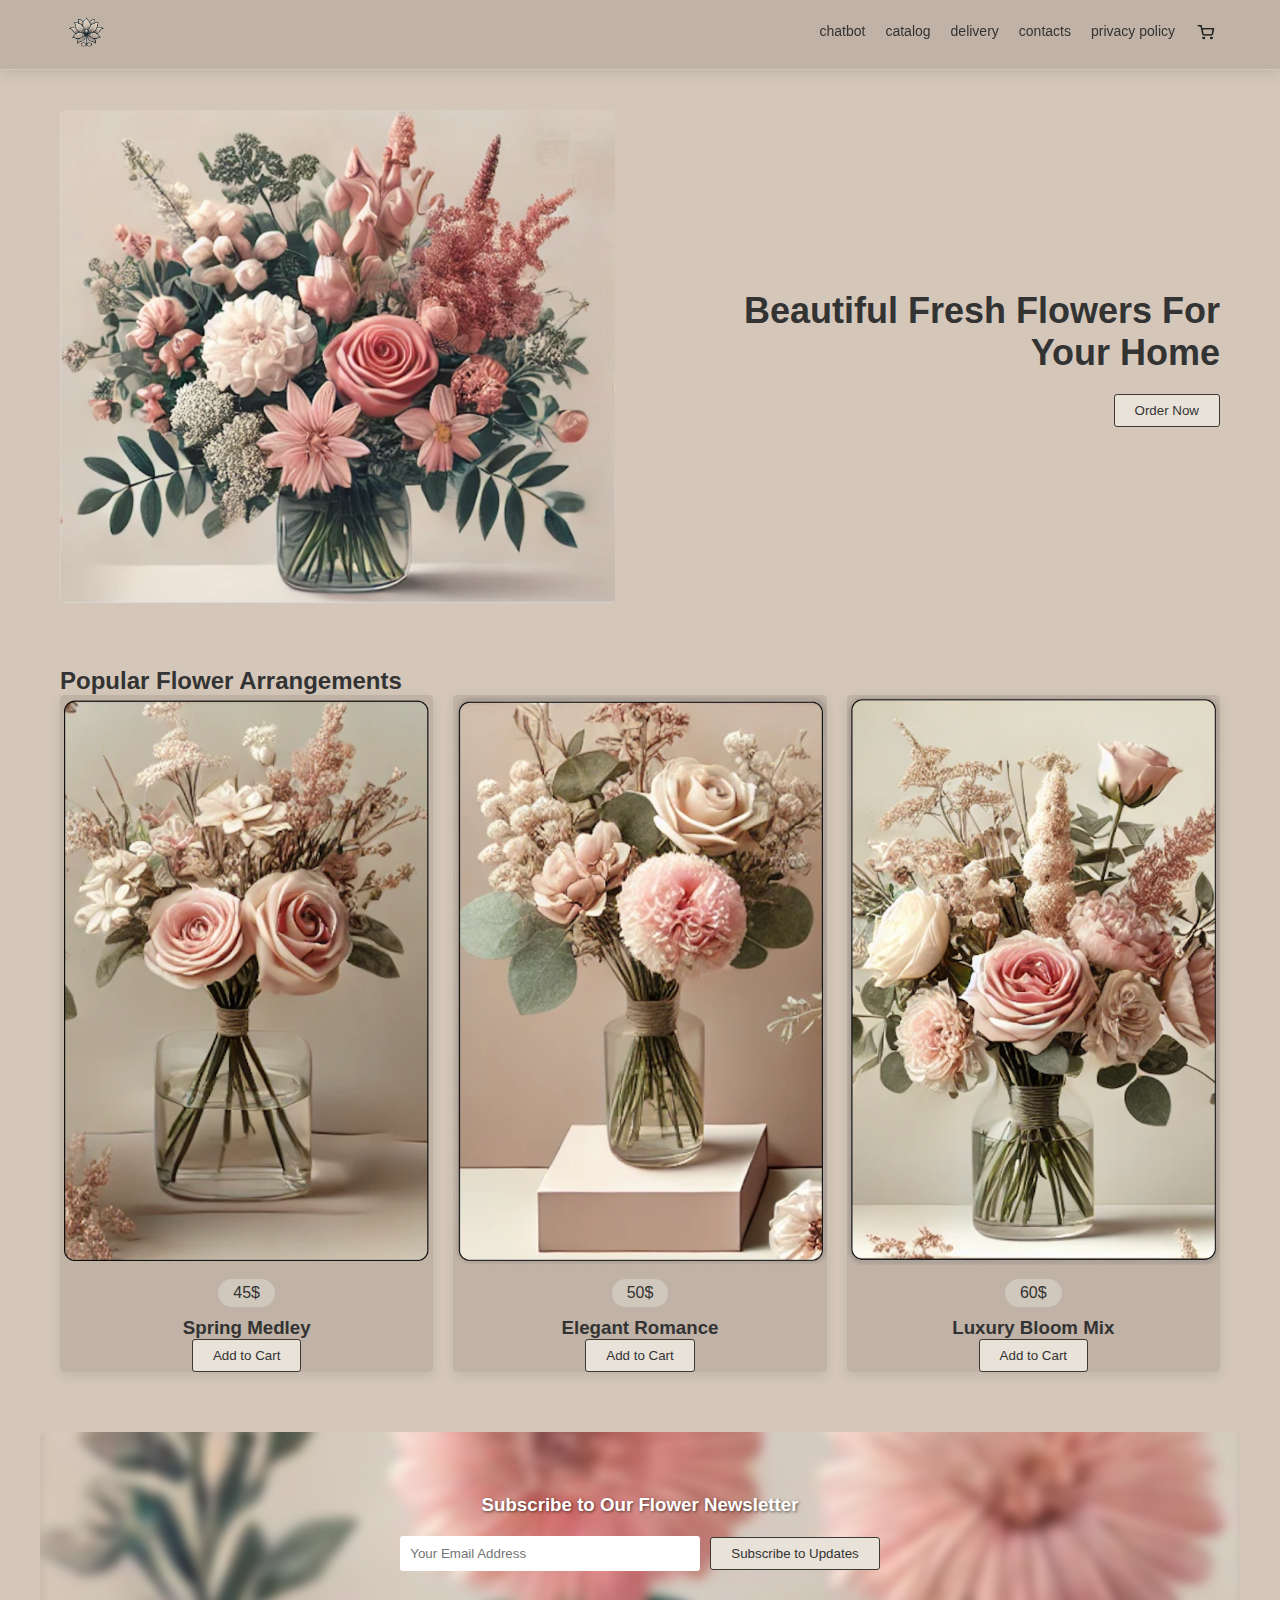
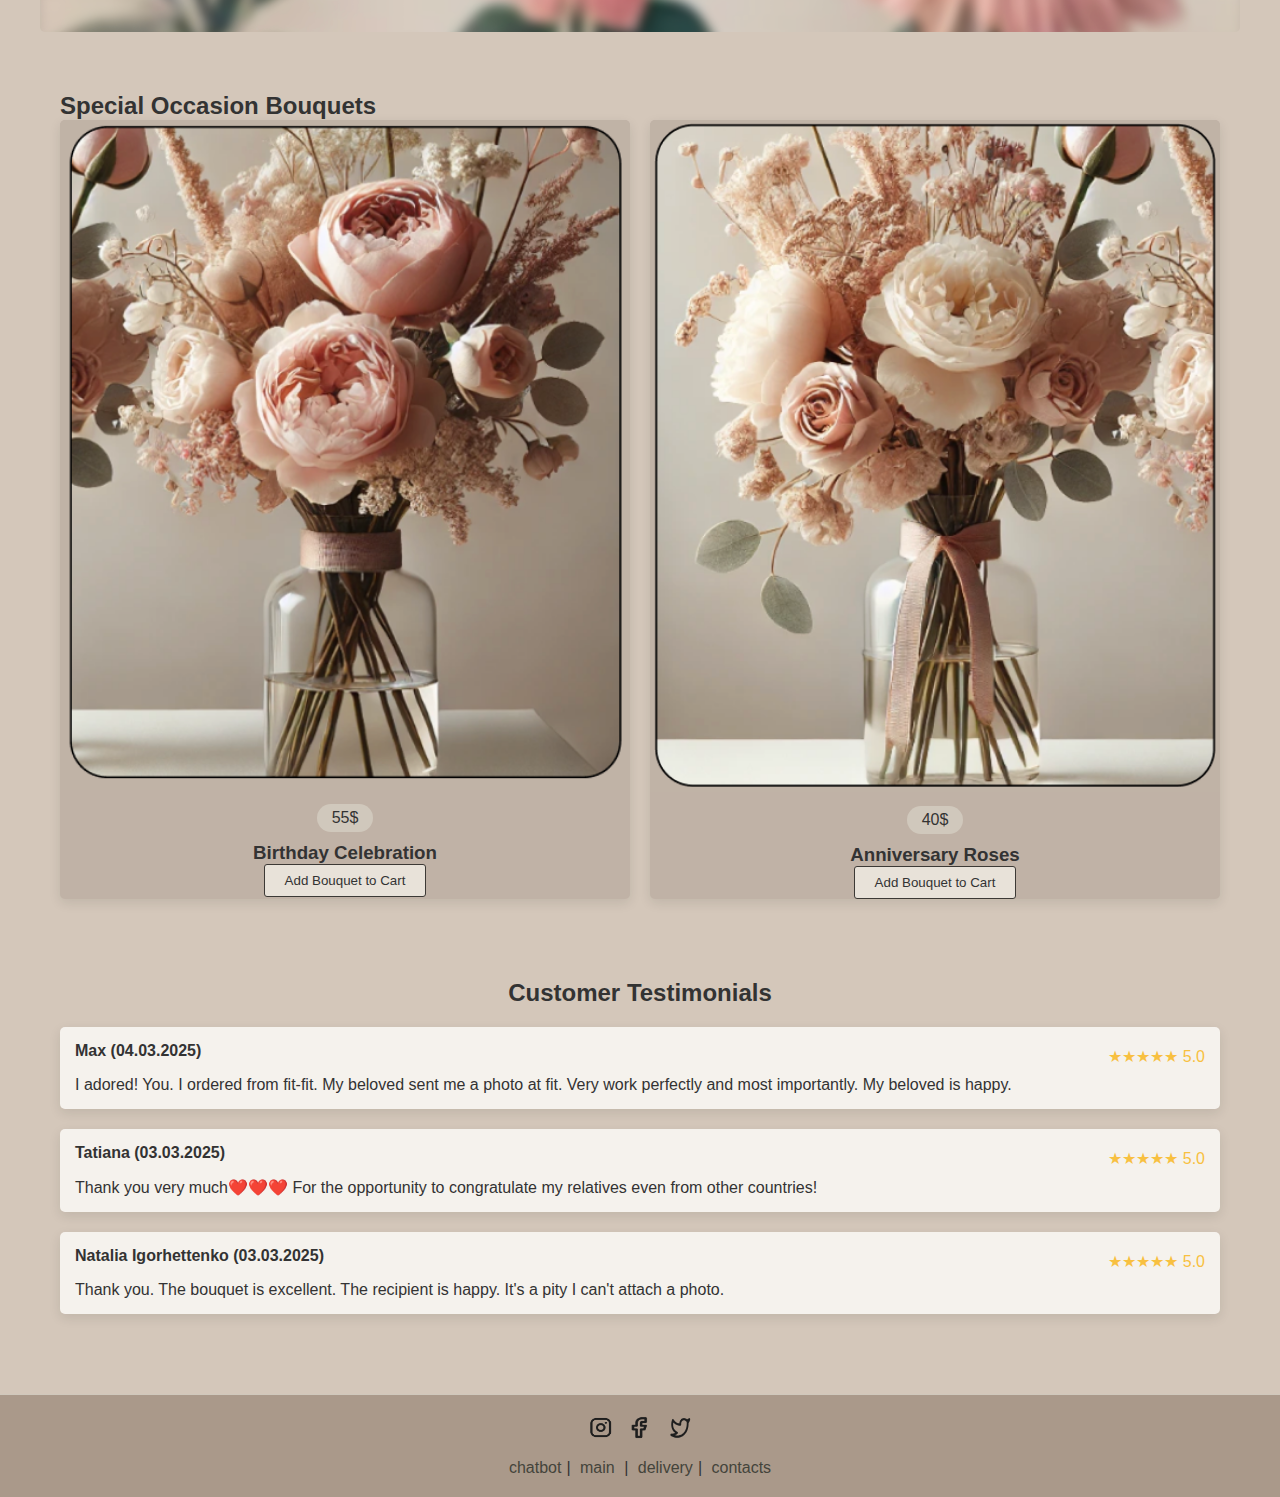
<file: index.html>
<!DOCTYPE html>
<html lang="en">
<head>
    <meta charset="UTF-8">
    <meta name="viewport" content="width=device-width, initial-scale=1.0">
    <meta name="description" content="Fresh flower bouquets and arrangements for delivery. Beautiful flower arrangements for any occasion with same-day delivery options.">
    <meta name="keywords" content="flower shop, flower delivery, bouquets, floral arrangements, fresh flowers, flowers for mother's day, flowers for birthday, flowers for anniversary, mothers day flowers delivery, birthday flowers delivery, anniversary flowers delivery, valentine's day flowers delivery, flowers for valentine's day, flowers for wedding, wedding flowers delivery, flower arrangements for home decor, flower arrangements for office decor, seasonal flowers delivery">
    <title>Flowers For Your Home | Fresh Bouquets & Flower Delivery</title>
    <link href="style.css" rel="stylesheet">

    
    
</head>
<body>
    <header class="header">
        <nav class="nav">
            <div class="logo">
                <img src="images/logo.png" alt="Flowers For Your Home - Online Flower Shop Logo" width="50" height="35">
            </div>
            
            
            <input type="checkbox" id="menu-toggle" class="menu-toggle">
            
            <div class="nav-links">
                <a href="chatbot.html" id="chatbot_">chatbot</a>
                <a href="#catalog_">catalog</a>
                <a href="delivery.html" id="delivery_">delivery</a>
                <a href="#contacts_">contacts</a>
                <a href="#">privacy policy</a>
                <a href="#"><img src="images/cart.png" alt="Shopping Cart" width="25" height="20"></a>
            </div>

            
            <div class="mobile-menu">
                <a href="chatbot.html">chatbot</a>
                <a href="#catalog_">catalog</a>
                <a href="delivery.html">delivery</a>
                <a href="#contacts_">contacts</a>
            </div>
            
            <label for="menu-toggle" class="hamburger">
                <div></div>
                <div></div>
                <div></div>
            </label>
        </nav>
    </header>

    
    

    <main>
        <section class="hero">
            <div class="hero-image">
                <img src="images/hero-bouquet.jpg" alt="Premium Fresh Flower Arrangement with Seasonal Blooms">
            </div>
            <div class="hero-text">
                <h1>Beautiful Fresh Flowers For Your Home</h1>
                <button class="btn">Order Now</button>
            </div>
        </section>

        <section class="products-section" id="catalog_">
            <h2>Popular Flower Arrangements</h2>
            <div class="products">
                <div class="product">
                    <img src="images/bouquet-1.jpg" alt="Spring Mixed Flower Bouquet with Roses and Lilies">
                    <div class="price">45$</div>
                    <h3>Spring Medley</h3>
                    <button class="btn">Add to Cart</button>
                </div>
                <div class="product">
                    <img src="images/bouquet-2.jpg" alt="Elegant Rose and Tulip Arrangement">
                    <div class="price">50$</div>
                    <h3>Elegant Romance</h3>
                    <button class="btn">Add to Cart</button>
                </div>
                <div class="product">
                    <img src="images/bouquet-3.jpg" alt="Luxury Mixed Flower Arrangement with Seasonal Blooms">
                    <div class="price">60$</div>
                    <h3>Luxury Bloom Mix</h3>
                    <button class="btn">Add to Cart</button>
                </div>
            </div>
        </section>

        <section class="newsletter">
            <h3>Subscribe to Our Flower Newsletter</h3>
            <form>
                
                <input type="email" id="email" placeholder="Your Email Address" aria-label="Email Address">
                <button type="submit" class="btn">Subscribe to Updates</button>
            </form>
        </section>

        <section class="products-section">
            <h2>Special Occasion Bouquets</h2>
            <div class="products">
                <div class="product">
                    <img src="images/bouquet-4.jpg" alt="Birthday Celebration Flower Arrangement with Bright Colors">
                    <div class="price">55$</div>
                    <h3>Birthday Celebration</h3>
                    <button class="btn">Add Bouquet to Cart</button>
                </div>
                <div class="product">
                    <img src="images/bouquet-5.jpg" alt="Anniversary Rose Bouquet with Premium Red Roses">
                    <div class="price">40$</div>
                    <h3>Anniversary Roses</h3>
                    <button class="btn">Add Bouquet to Cart</button>
                </div>
            </div>
        </section>

        <section class="testimonials" id="contacts_">
            <h2>Customer Testimonials</h2>
            <div class="testimonial-container">
                <article class="testimonial">
                    <div class="testimonial-header">
                        <strong>Max (04.03.2025)</strong>
                        <div class="stars">★★★★★ 5.0</div>
                    </div>
                    <p>I adored! You. I ordered from fit-fit. My beloved sent me a photo at fit. Very work perfectly and most importantly. My beloved is happy.</p>
                </article>
                <article class="testimonial">
                    <div class="testimonial-header">
                        <strong>Tatiana (03.03.2025)</strong>
                        <div class="stars">★★★★★ 5.0</div>
                    </div>
                    <p>Thank you very much❤️❤️❤️ For the opportunity to congratulate my relatives even from other countries!</p>
                </article>
                <article class="testimonial">
                    <div class="testimonial-header">
                        <strong>Natalia Igorhettenko (03.03.2025)</strong>
                        <div class="stars">★★★★★ 5.0</div>
                    </div>
                    <p>Thank you. The bouquet is excellent. The recipient is happy. It's a pity I can't attach a photo.</p>
                </article>
            </div>
        </section>
</main>

    <footer class="footer">
        <div class="social-icons">
            <a href="#"><img src="images/instagram.png" alt="Instagram" width="25" height="25"></a>
            <a href="#"><img src="images/facebook.png" alt="Facebook" width="25" height="25"></a>
            <a href="#"><img src="images/twitter.png" alt="Twitter" width="25" height="25"></a>
        </div>
        <div class="footer-links">
            <a href="chatbot.html" id="chatbot_">chatbot</a>| 
            <a href="#">main</a> | 
            <a href="delivery.html" id="delivery_">delivery</a>| 
            <a href="#contacts_">contacts</a>
        </div>
    </footer>
</body>
</html>
</file>
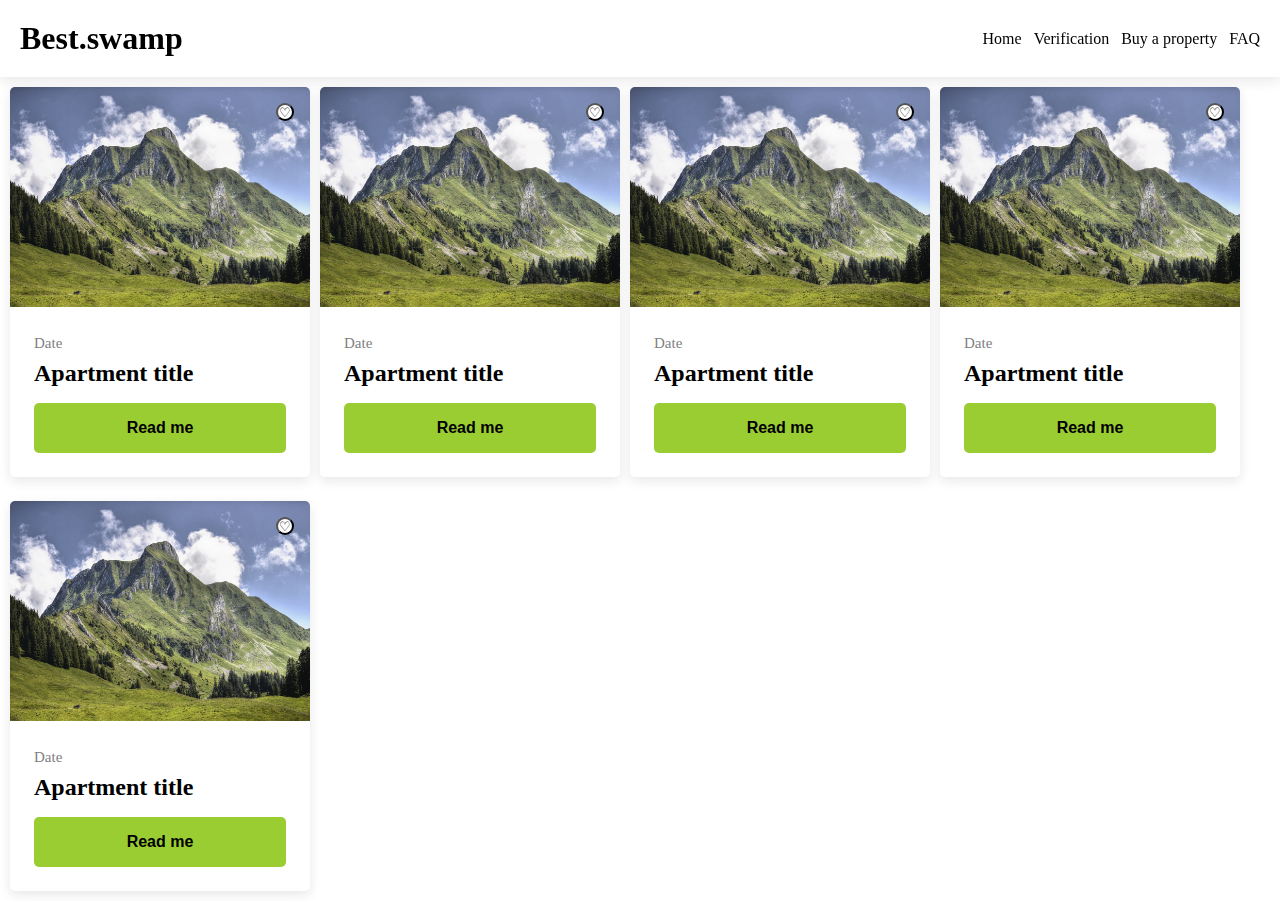
<file: a.html>
<!DOCTYPE html>
<html lang="en">
<head>
    <meta charset="UTF-8">
    <meta name="viewport" content="width=device-width, initial-scale=1.0">
    <title>Document</title>
    <style>
        *{
            box-sizing: border-box;
            margin: 0;
        }
       .card{
        border-radius: 5px;
        box-shadow: 0px 4px 12px rgba(17, 34, 17, 0.1);
        width:300px;
        overflow: hidden;
       }
       .card-image{
        width: 100%;
        height:220px;
        object-fit:cover;
       }
       .card-description{
        padding: 24px;
       }
       .card-description-date{
        color: grey;
        font-size: 15px;
        font-weight: 400;
        font-style: normal;
        line-height: normal;
        margin-bottom: 8px;
       }
       .card-description-title{
        color: black;
        font-size: 24px;
        margin:0;
        margin-bottom: 16px;
       }
       .card-description-button{
        background-color: yellowgreen;
        width: 100%;
        border:none;
        color:white;
        border-radius: 5px;
        font-size: 16px;
        padding: 16px;
        cursor: pointer;
        font-weight: 600;
       }
       .card-description-button-title{
        color: black;
        margin:0;
       }
       .card-image-container{
        position: relative;
       }
       .card-icon-button{
        top: 16px;
        right: 16px;
        background-color: white;
        border-radius: 50%;
        width: 18px;
        height: 18px;
        position: absolute;
        display: flex;
        align-items: center;
        justify-content: center;
       }
       .card-icon-button > p{
        margin: 0;
       }
       .card-container{
        margin: 10px;
        display: flex;
        flex-direction: column;
        row-gap: 24px;
        column-gap: 10px;
       }
       .navigation{
        display: none;
       }
       .navigation a{
        text-decoration: none;
        color: black;
       }
       header{
        padding: 20px;
        display: flex;
        position: sticky;
        box-shadow: 0px 4px 12px rgba(17, 34, 17, 0.1);
        z-index: 1;
        justify-content: space-between;
        width: 100%;
        background-color: white;
        align-items: center;
        top:0;
       }

       @media screen and (min-width: 744px) {
        .card{
            width: calc(50%-12px);
        }
        .card-container{
            flex-direction:unset;
            flex-wrap: wrap;
        }
        .navigation{
            display: flex;
            justify-content: space-between;
            column-gap: 12px;
        }
       }
       @media screen and (min-width: 1244px){
        .card{
            width: calc((100%/3)-12px);
        }
        .card-container{
            flex-direction:unset;
            flex-wrap: wrap;
        }
       }

    </style>
</head>
<body>
    <header class="header">
        <h1>Best.swamp</h1>
        <nav class="navigation">
            <a href="">Home</a>
            <a href="">Verification</a>
            <a href="">Buy a property</a>
            <a href="">FAQ</a>
        </nav>
    </header>
    <main class="card-container">
        <div class="card">
            <div class="card-image-container">
                <button class="card-icon-button">
                    <p class="icon">♡</p>
                </button>
                <img class="card-image" src="images/image.png">
            </div>
            <div class="card-description">
                <h2 class="card-description-date">Date</h2>
                <h1 class="card-description-title">Apartment title</h1>
                <button class="card-description-button">
                    <p class="card-description-button-title">Read me</p>
                </button>
            </div>
        </div>
        <div class="card">
            <div class="card-image-container">
                <button class="card-icon-button">
                    <p class="icon">♡</p>
                </button>
                <img class="card-image" src="images/image.png">
            </div>
            <div class="card-description">
                <h2 class="card-description-date">Date</h2>
                <h1 class="card-description-title">Apartment title</h1>
                <button class="card-description-button">
                    <p class="card-description-button-title">Read me</p>
                </button>
            </div>
        </div>
        <div class="card">
            <div class="card-image-container">
                <button class="card-icon-button">
                    <p class="icon">♡</p>
                </button>
                <img class="card-image" src="images/image.png">
            </div>
            <div class="card-description">
                <h2 class="card-description-date">Date</h2>
                <h1 class="card-description-title">Apartment title</h1>
                <button class="card-description-button">
                    <p class="card-description-button-title">Read me</p>
                </button>
            </div>
        </div>
        <div class="card">
            <div class="card-image-container">
                <button class="card-icon-button">
                    <p class="icon">♡</p>
                </button>
                <img class="card-image" src="images/image.png">
            </div>
            <div class="card-description">
                <h2 class="card-description-date">Date</h2>
                <h1 class="card-description-title">Apartment title</h1>
                <button class="card-description-button">
                    <p class="card-description-button-title">Read me</p>
                </button>
            </div>
        </div>
        <div class="card">
            <div class="card-image-container">
                <button class="card-icon-button">
                    <p class="icon">♡</p>
                </button>
                <img class="card-image" src="images/image.png">
            </div>
            <div class="card-description">
                <h2 class="card-description-date">Date</h2>
                <h1 class="card-description-title">Apartment title</h1>
                <button class="card-description-button">
                    <p class="card-description-button-title">Read me</p>
                </button>
            </div>
        </div>
    </main>
    </body>
    </html>
</file>
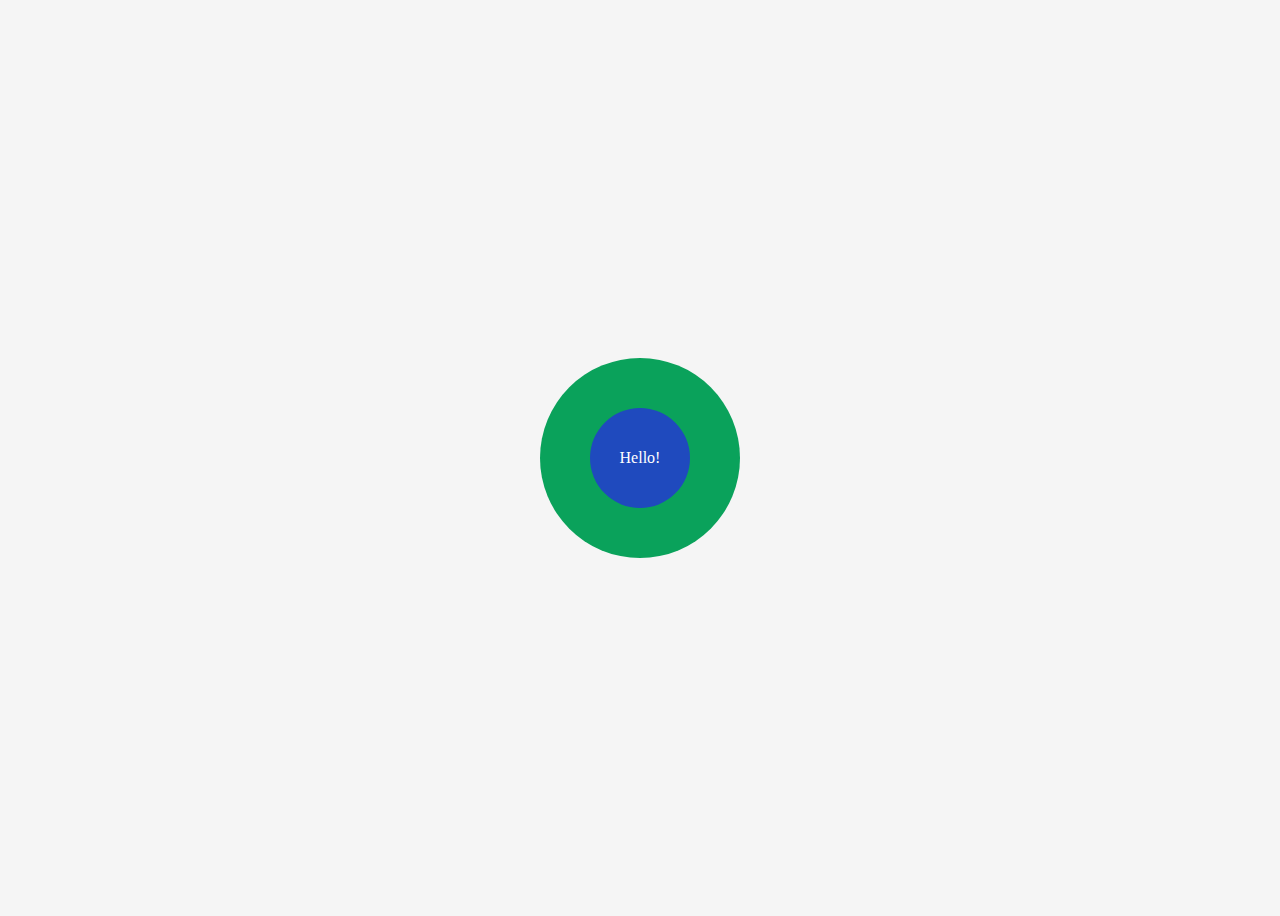
<file: c.html>
<!DOCTYPE html>
<html lang="en">
<head>
    <meta charset="UTF-8">
    <meta name="viewport" content="width=device-width, initial-scale=1.0">
    <style>
        body {
            display: flex;
            justify-content: center;
            align-items: center;
            height: 100vh;
            background-color: #f5f5f5;
        
        }
        .circle1 {
            width: 200px;
            height: 200px;
            background-color: #0aa25b;
            border-radius: 50%;
            display: flex;
            justify-content: center;
            align-items: center;
        }
        .circle2 {
            display: flex;
            width: 100px;
            height: 100px;
            background-color:#1f4abe;
            border-radius: 50%;
            justify-content: center;
            align-items: center;
            color: white;
            font-size: 16px;
            text-align: center;
        }
    </style>
</head>
<body>
    <div class="circle1">
        <div class="circle2">Hello!</div>
    </div>
</body>
</html>
</file>
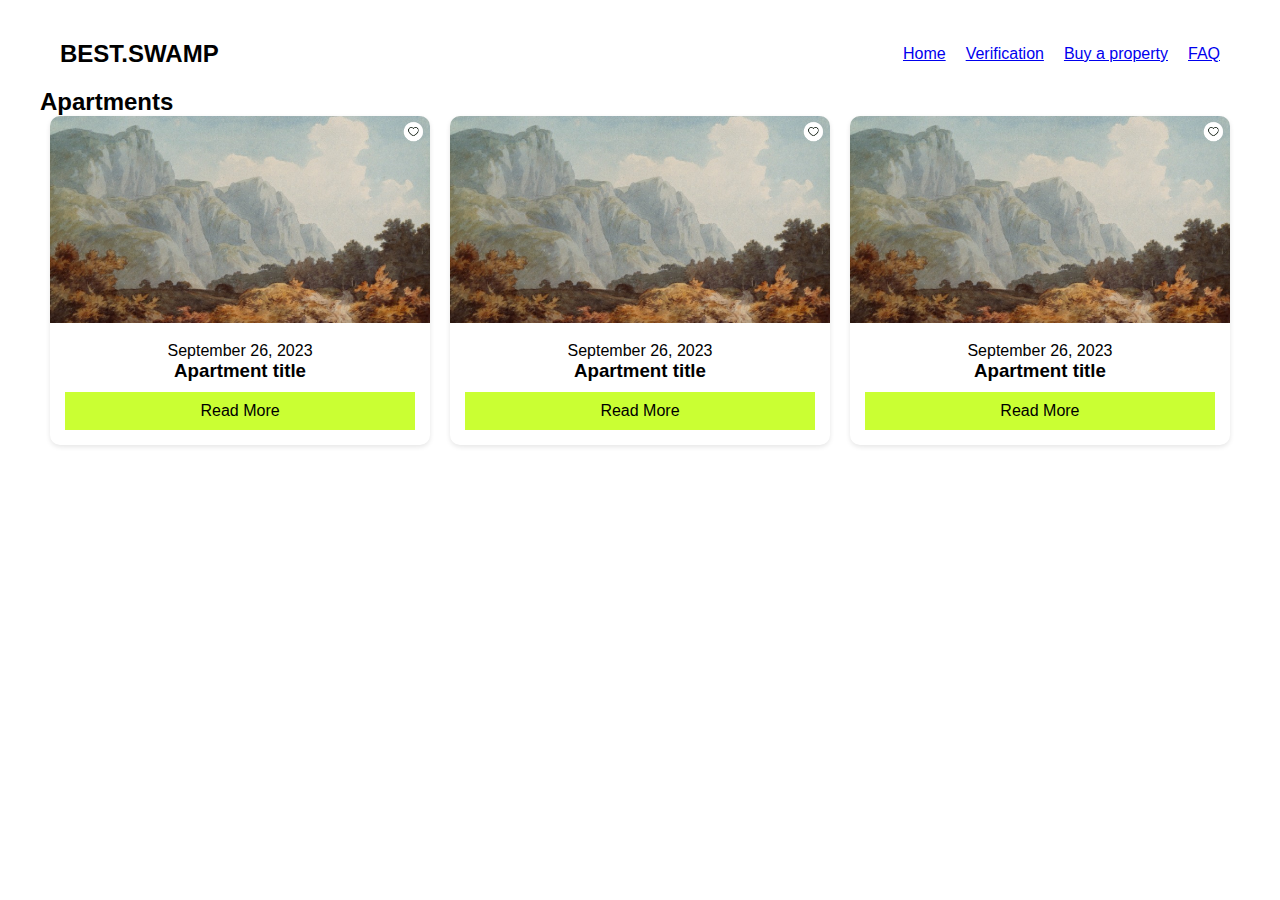
<file: classwork.html>
<!DOCTYPE html>
<html lang="en">
<head>
    <meta charset="UTF-8">
    <meta name="viewport" content="width=device-width, initial-scale=1.0">
    <title>BEST.SWAMP</title>
    <style>
        * {
            margin: 0;
            padding: 0;
            box-sizing: border-box;
            font-family: Arial, sans-serif;
        }
        body {
            padding: 20px;
        }
        .container {
            max-width: 1200px;
            margin: auto;
        }
        header {
            display: flex;
            justify-content: space-between;
            align-items: center;
            padding: 20px;
        }
        .nav {
            display: flex;
            gap: 20px;
        }
        .apartments {
            display: flex;
            flex-wrap: wrap;
            gap: 20px;
            justify-content: center;
        }
        .card {
            width: calc(33.33% - 20px);
            background: #fff;
            border-radius: 10px;
            box-shadow: 0 2px 5px rgba(0, 0, 0, 0.1);
            overflow: hidden;
            text-align: center;
        }
        .card img {
            width: 100%;
            height: auto;
        }
        .card-content {
            padding: 15px;
        }
        .btn {
            display: block;
            width: 100%;
            padding: 10px;
            background: #caff33;
            border: none;
            cursor: pointer;
            font-size: 16px;
            margin-top: 10px;
        }
        @media (max-width: 900px) {
            .card {
                width: calc(50% - 20px);
            }
        }
        @media (max-width: 600px) {
            .card {
                width: 100%;
            }
            header {
                flex-direction: column;
                align-items: center;
                text-align: center;
            }
        }
    </style>
</head>
<body>
    <div class="container">
        <header>
            <h2><strong>BEST.SWAMP</strong></h2>
            <nav class="nav">
                <a href="#">Home</a>
                <a href="#">Verification</a>
                <a href="#">Buy a property</a>
                <a href="#">FAQ</a>
            </nav>
        </header>
        <h2>Apartments</h2>
        <div class="apartments">
            <div class="card">
                <img src="image.jpg" alt="Apartment">
                <div class="card-content">
                    <p>September 26, 2023</p>
                    <h3>Apartment title</h3>
                    <button class="btn">Read More</button>
                </div>
            </div>
            <div class="card">
                <img src="image.jpg" alt="Apartment">
                <div class="card-content">
                    <p>September 26, 2023</p>
                    <h3>Apartment title</h3>
                    <button class="btn">Read More</button>
                </div>
            </div>
            <div class="card">
                <img src="image.jpg" alt="Apartment">
                <div class="card-content">
                    <p>September 26, 2023</p>
                    <h3>Apartment title</h3>
                    <button class="btn">Read More</button>
                </div>
            </div>
        </div>
    </div>
</body>
</html>
</file>
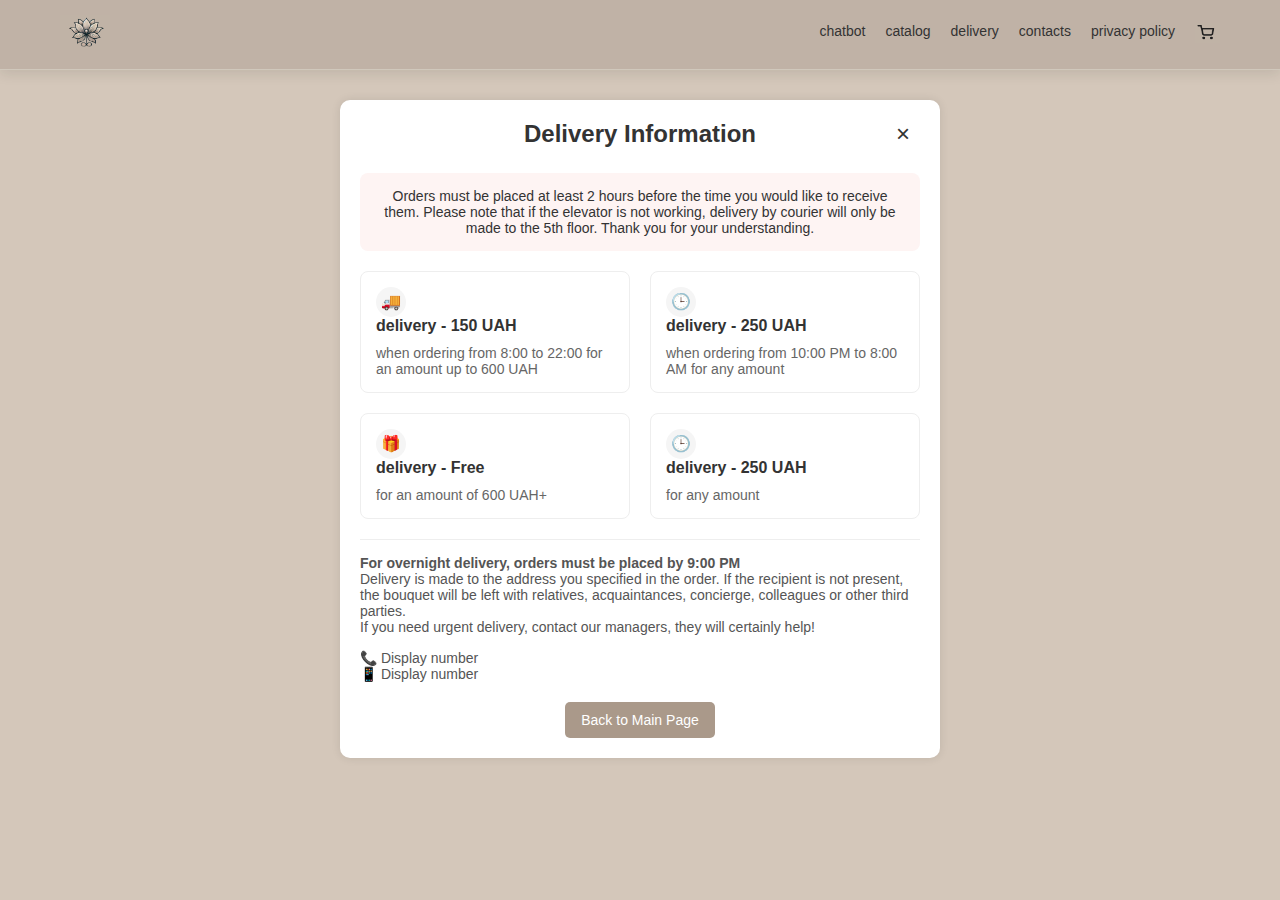
<file: delivery.html>
<!DOCTYPE html>
<html lang="en">
<head>
    <meta charset="UTF-8">
    <meta name="viewport" content="width=device-width, initial-scale=1.0">
    <title>Delivery Information - Flowers For Your Home</title>
    <link href="style.css" rel="stylesheet">
    <style>
       
        .delivery-container {
            max-width: 600px;
            margin: 30px auto;
            background-color: #fff;
            border-radius: 10px;
            padding: 20px;
            box-shadow: 0 0 10px rgba(0,0,0,0.1);
        }

        .delivery-header {
            text-align: center;
            margin-bottom: 25px;
            position: relative;
        }
        
        .close-button {
            position: absolute;
            right: 10px;
            top: 0;
            font-size: 24px;
            text-decoration: none;
            color: #333;
        }

        .delivery-notice {
            background-color: #fef4f3;
            padding: 15px;
            border-radius: 8px;
            text-align: center;
            font-size: 14px;
            margin-bottom: 20px;
        }

        .delivery-options {
            display: flex;
            flex-wrap: wrap;
            gap: 20px;
            margin-bottom: 20px;
        }

        .delivery-option {
            background-color: #fff;
            border: 1px solid #eee;
            border-radius: 8px;
            padding: 15px;
            width: calc(50% - 10px);
            box-sizing: border-box;
        }

        .delivery-icon {
            display: inline-block;
            width: 30px;
            height: 30px;
            border-radius: 50%;
            background-color: #f5f5f5;
            text-align: center;
            line-height: 30px;
            margin-right: 10px;
        }

        .delivery-type {
            font-weight: bold;
            margin-bottom: 10px;
        }

        .delivery-details {
            color: #666;
            font-size: 14px;
        }

        .delivery-footer {
            margin-top: 20px;
            padding-top: 15px;
            border-top: 1px solid #eee;
            font-size: 14px;
            color: #555;
        }

        .phone-numbers {
            margin-top: 15px;
        }

        .back-button {
            display: block;
            width: 150px;
            background-color: #AA998A;
            color: white;
            text-align: center;
            padding: 10px;
            margin: 20px auto 0;
            border-radius: 5px;
            text-decoration: none;
        }
        
        
        
        
        
        @media screen and (max-width: 743px) {
            .delivery-option {
                width: 100%;
            }
        }
    </style>
</head>
<body>
    <header class="header">
        <nav class="nav">
            <div class="logo">
                <img src="images/logo.png" alt="Flower Shop Logo" width="50" height="35">
            </div>
            <div class="nav-links">
                <a href="chatbot.html">chatbot</a>
                <a href="index.html#catalog_">catalog</a>
                <a href="delivery.html" class="active">delivery</a>
                <a href="index.html#contacts_">contacts</a>
                <a href="#">privacy policy</a>
                <a href="#"><img src="images/cart.png" alt="Cart" width="25" height="20"></a>
            </div>
            <div class="hamburger">
                <div></div>
                <div></div>
                <div></div>
            </div>
        </nav>
    </header>

    <div class="mobile-menu">
        <a href="chatbot.html" class="active">chatbot</a>
        <a href="index.html#catalog_">catalog</a>
        <a href="delivery.html">delivery</a>
        <a href="index.html#contacts_">contacts</a>
        <a href="#">privacy policy</a>
        <a href="#cart"><img src="images/cart.png" alt="Cart" width="25" height="20"></a>
    </div>
            
    <div class="delivery-container">
        <div class="delivery-header">
            <h2>Delivery Information</h2>
            <a href="index.html" class="close-button">×</a>
        </div>

        <div class="delivery-notice">
            Orders must be placed at least 2 hours before the time you would like to receive them. Please note that if 
            the elevator is not working, delivery by courier will only be made to the 5th floor. Thank you for your understanding.
        </div>

        <div class="delivery-options">
            <div class="delivery-option">
                <div class="delivery-icon">🚚</div>
                <div class="delivery-type">delivery - 150 UAH</div>
                <div class="delivery-details">
                    when ordering from 8:00 to 22:00 for an amount up to 600 UAH
                </div>
            </div>

            <div class="delivery-option">
                <div class="delivery-icon">🕒</div>
                <div class="delivery-type">delivery - 250 UAH</div>
                <div class="delivery-details">
                    when ordering from 10:00 PM to 8:00 AM for any amount
                </div>
            </div>

            <div class="delivery-option">
                <div class="delivery-icon">🎁</div>
                <div class="delivery-type">delivery - Free</div>
                <div class="delivery-details">
                    for an amount of 600 UAH+
                </div>
            </div>

            <div class="delivery-option">
                <div class="delivery-icon">🕒</div>
                <div class="delivery-type">delivery - 250 UAH</div>
                <div class="delivery-details">
                    for any amount
                </div>
            </div>
        </div>

        <div class="delivery-footer">
            <p><strong>For overnight delivery, orders must be placed by 9:00 PM</strong></p>
            <p>Delivery is made to the address you specified in the order. If the recipient is not present, the bouquet will be left with relatives, acquaintances, concierge, colleagues or other third parties.</p>
            <p>If you need urgent delivery, contact our managers, they will certainly help!</p>
            
            
            
            <div class="phone-numbers">
                <p>📞 Display number</p>
                <p>📱 Display number</p>
            </div>
            
            <a href="index.html" class="back-button">Back to Main Page</a>
        </div>
    </div>

    
</body>
</html>
</file>
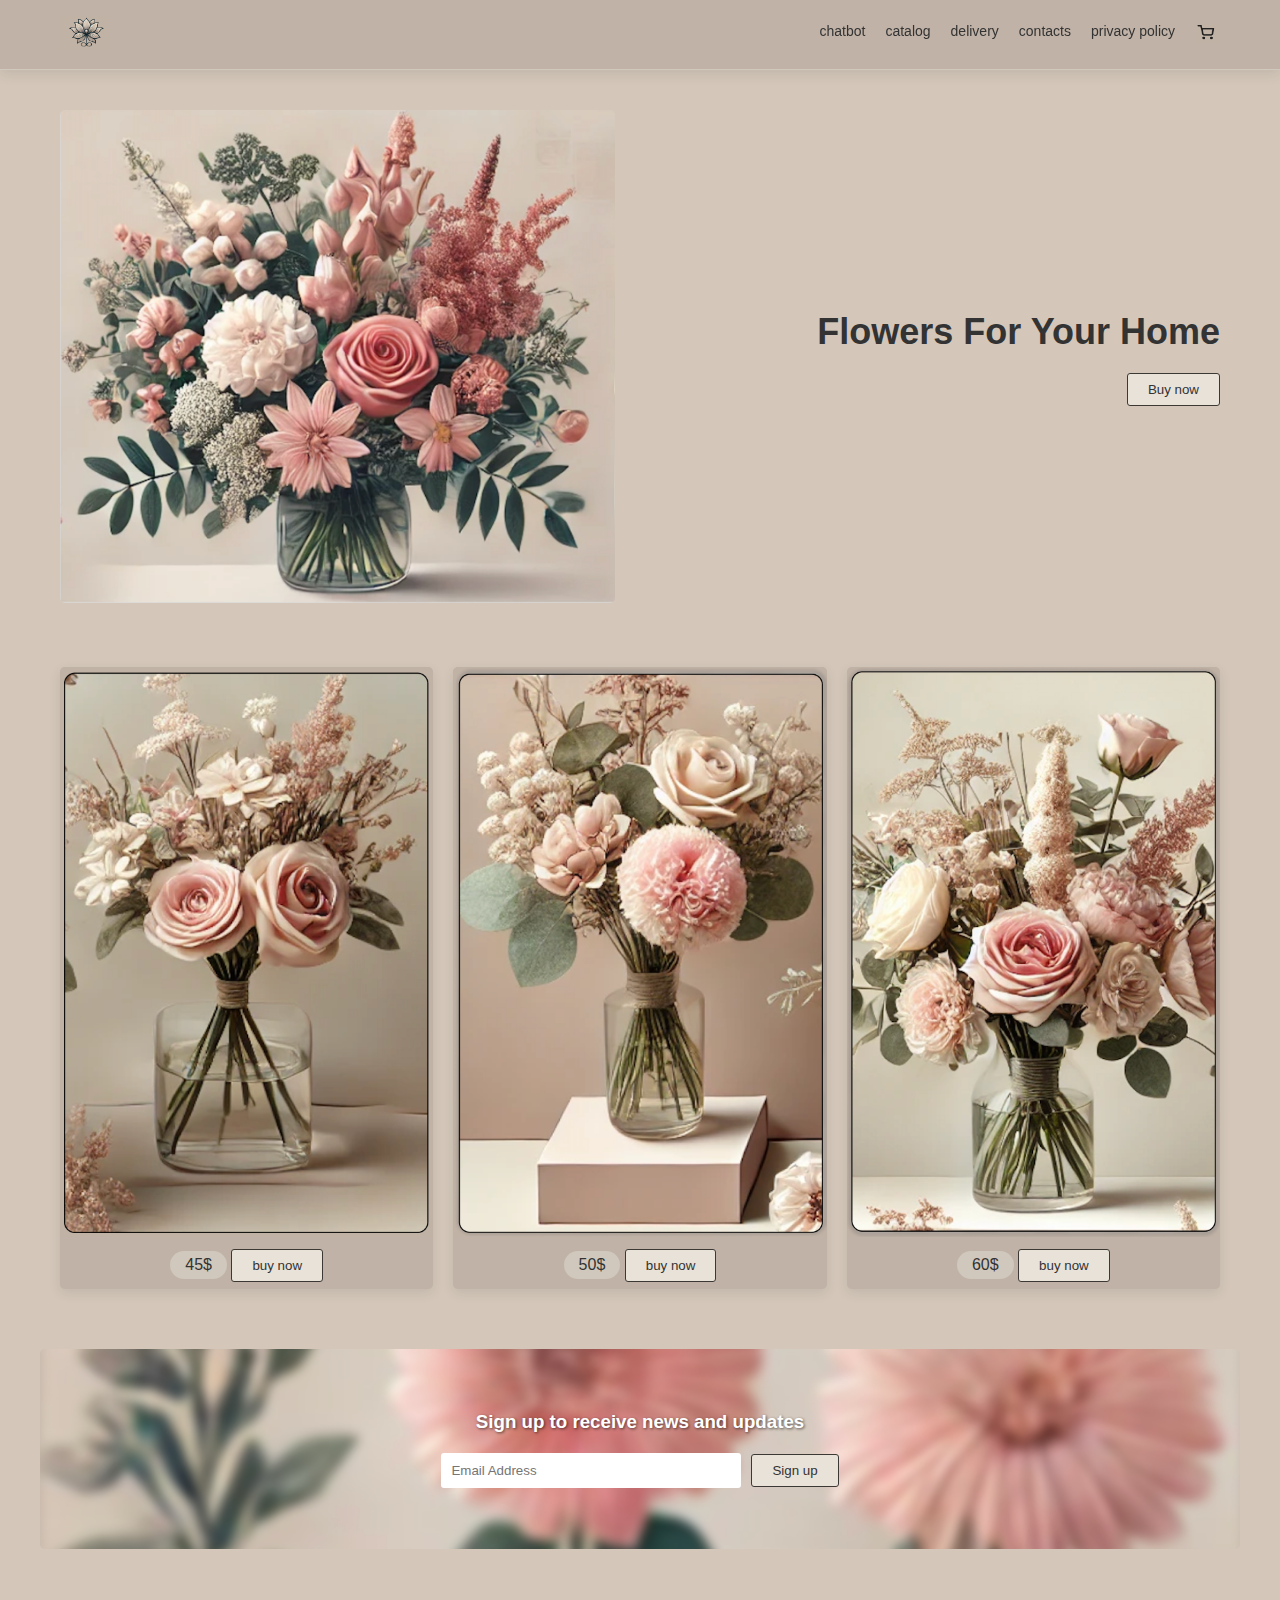
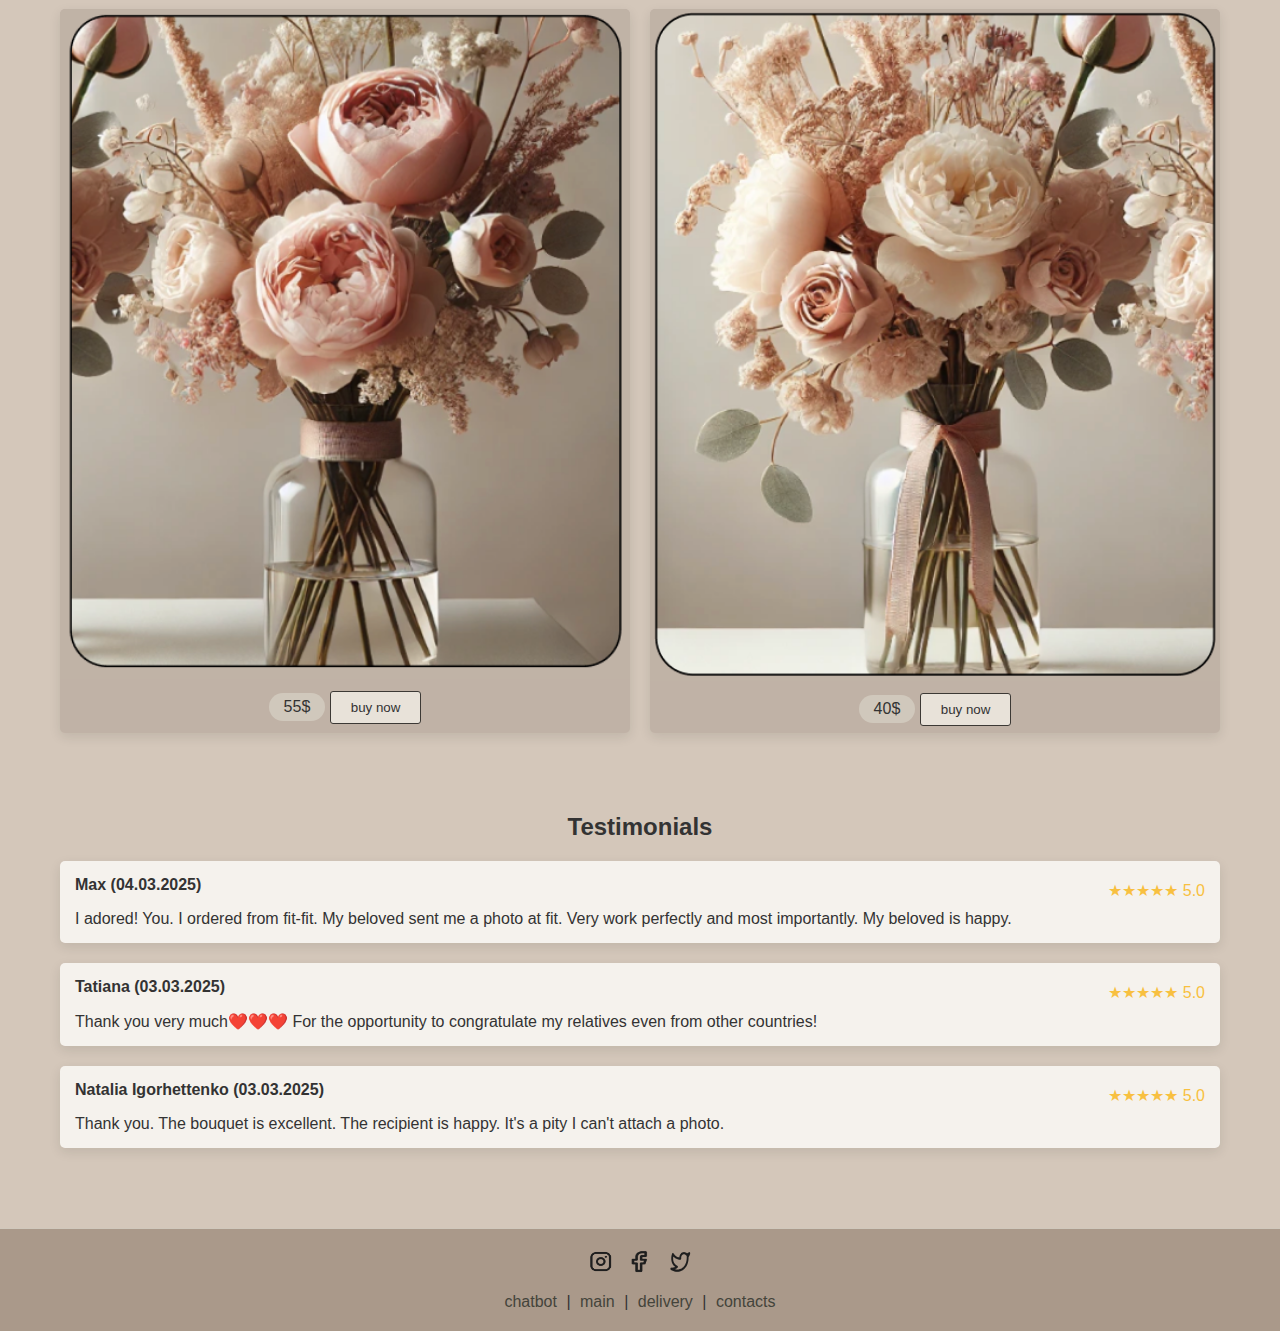
<file: p.html>
<!DOCTYPE html>
<html lang="en">
<head>
    <meta charset="UTF-8">
    <meta name="viewport" content="width=device-width, initial-scale=1.0">
    <title>Flowers For Your Home</title>
    <style>
        * {
            box-sizing: border-box;
            margin: 0;
            padding: 0;
        }

        body {
            font-family: 'Arial', sans-serif;
            background-color: #D4C7BA;
            color: #333;
        }

        .header {
            background-color: #C0B2A6;
            padding: 15px 0;
            border-bottom: 1px solid #d0c8bc;
            position: sticky;
            top: 0;
            z-index: 10;
            box-shadow: 0px 4px 12px rgba(17, 34, 17, 0.1);
        }

        .nav {
            display: flex;
            justify-content: space-between;
            align-items: center;
            max-width: 1200px;
            margin: 0 auto;
            padding: 0 20px;
        }

        .logo {
            transition: transform 0.3s ease;
        }
        
        .logo:hover {
            transform: scale(1.1);
        }

        .nav-links {
            display: none;
        }

        .nav-links a {
            text-decoration: none;
            color: #333;
            font-size: 14px;
            transition: color 0.3s ease;
        }

        .nav-links a:hover {
            color: #6B5B4D;
        }

        .hamburger {
            display: block;
            cursor: pointer;
        }

        .hamburger div {
            width: 25px;
            height: 3px;
            background-color: #333;
            margin: 5px 0;
            transition: all 0.3s ease;
        }


        .mobile-menu {
            position: fixed;
            top: 70px;
            left: 0;
            width: 100%;
            background-color: #C0B2A6;
            display: flex;
            flex-direction: column;
            align-items: center;
            padding: 20px 0;
            transform: translateY(-150%);
            transition: transform 0.5s ease-in-out;
            z-index: 9;
        }

        .mobile-menu.active {
            transform: translateY(0);
        }

        .mobile-menu a {
            text-decoration: none;
            color: #333;
            margin: 10px 0;
            font-size: 16px;
        }

        .hero {
            display: flex;
            flex-direction: column;
            max-width: 1200px;
            margin: 0 auto;
            padding: 20px;
        }

        .hero-image {
            width: 100%;
        }

        .hero-image img {
            width: 100%;
            border-radius: 5px;
        }

        .hero-text {
            padding: 20px 0;
            text-align: center;
        }

        .hero-text h1 {
            font-size: 28px;
            margin-bottom: 20px;
            animation: fadeInUp 1s ease-out;
        }

        @keyframes fadeInUp {
            from {
                opacity: 0;
                transform: translateY(20px);
            }
            to {
                opacity: 1;
                transform: translateY(0);
            }
        }

       
        .btn {
            background-color: #e8e2d9;
            color: #333;
            border: 1px solid #3c3935;
            padding: 8px 20px;
            border-radius: 3px;
            cursor: pointer;
            transition: all 0.3s ease;
        }

        .btn:hover {
            background-color: #AA998A;
            transform: translateY(-3px);
            box-shadow: 0 4px 8px rgba(0, 0, 0, 0.1);
        }

        
        .products-section {
            max-width: 1200px;
            margin: 0 auto;
            padding: 20px;
        }

        .products {
            display: flex;
            flex-direction: column;
            gap: 20px;
        }

        .product {
            flex: 1;
            text-align: center;
            background-color: #C0B2A6;
            border-radius: 5px;
            overflow: hidden;
            box-shadow: 0px 4px 12px rgba(17, 34, 17, 0.1);
            transition: transform 0.3s ease;
        }

        .product:hover {
            transform: translateY(-5px);
        }

        .product img {
            width: 100%;
            height: auto;
            border-radius: 5px 5px 0 0;
        }

        .price {
            display: inline-block;
            background-color: #d0c8bc;
            padding: 5px 15px;
            border-radius: 15px;
            margin: 10px 0;
        }

       
        .newsletter {
            max-width: 1200px;
            margin: 40px auto;
            padding: 20px;
            background-image: url("images/bouquet.jpg");
            background-size: cover;
            background-position: center;
            text-align: center;
            border-radius: 5px;
            height: auto;
            min-height: 200px;
            display: flex;
            flex-direction: column;
            justify-content: center;
        }

        .newsletter h3 {
            color: #fff;
            text-shadow: 1px 1px 3px rgba(0, 0, 0, 0.6);
            margin-bottom: 20px;
        }

        .newsletter form {
            display: flex;
            flex-direction: column;
            align-items: center;
            gap: 10px;
        }

        .newsletter input[type="email"] {
            padding: 10px;
            width: 90%;
            max-width: 300px;
            border: none;
            border-radius: 3px;
        }

        
        .testimonials {
            max-width: 1200px;
            margin: 40px auto;
            padding: 20px;
        }

        .testimonials h2 {
            text-align: center;
            margin-bottom: 20px;
            text-transform: capitalize;
        }

        .testimonial {
            margin-bottom: 20px;
            padding: 15px;
            background-color: #f5f2ed;
            border-radius: 5px;
            box-shadow: 0px 4px 12px rgba(17, 34, 17, 0.1);
        }

        .testimonial-header {
            display: flex;
            flex-direction: column;
            margin-bottom: 10px;
        }

        .stars {
            color: #f8c040;
            margin-top: 5px;
        }

        
        .footer {
            background-color: #AA998A;
            padding: 20px 0;
            border-top: 1px solid #d0c8bc;
            text-align: center;
        }

        .social-icons {
            display: flex;
            justify-content: center;
            gap: 15px;
            margin-bottom: 15px;
        }

        .social-icons a {
            transition: transform 0.3s ease;
        }

        .social-icons a:hover {
            transform: scale(1.2);
        }

        .footer-links a {
            text-decoration: none;
            color: #44443b;
            margin: 0 5px;
        }

        
        @media screen and (min-width: 744px) {
            .nav-links {
                display: flex;
                gap: 20px;
            }

            .hamburger {
                display: none;
            }

            .mobile-menu {
                display: none;
            }

            .hero {
                flex-direction: row;
                justify-content: space-between;
                align-items: center;
                padding: 40px 20px;
            }

            .hero-image {
                flex: 1;
            }

            .hero-text {
                flex: 1;
                padding-left: 50px;
                text-align: right;
            }

            .hero-text h1 {
                font-size: 36px;
            }

            .products {
                flex-direction: row;
                flex-wrap: wrap;
            }

            .product {
                width: calc(50% - 10px);
            }

            .newsletter form {
                flex-direction: row;
                justify-content: center;
            }

            .testimonial-header {
                flex-direction: row;
                justify-content: space-between;
            }
        }

        @media screen and (min-width: 1024px) {
            .product {
                width: calc(33.33% - 14px);
            }
        }
    </style>
</head>
<body>
    <header class="header">
        <nav class="nav">
            <div class="logo">
                <img src="images/logo.png" alt="Flower Shop Logo" width="50" height="35">
            </div>
            <div class="nav-links">
                <a href="#">chatbot</a>
                <a href="#catalog_">catalog</a>
                <a href="#delivery_">delivery</a>
                <a href="#contacts_">contacts</a>
                <a href="#">privacy policy</a>
                <a href="#"><img src="images/cart.png" alt="Cart" width="25" height="20"></a>
            </div>
            <div class="hamburger">
                <div></div>
                <div></div>
                <div></div>
            </div>
        </nav>
    </header>

    <div class="mobile-menu">
        <a href="#">chatbot</a>
        <a href="#catalog_">catalog</a>
        <a href="#delivery_">delivery</a>
        <a href="#contacts_">contacts</a>
        <a href="#">privacy policy</a>
        <a href="#cart"><img src="images/cart.png" alt="Cart" width="25" height="20"></a>
    </div>

    <section class="hero">
        <div class="hero-image">
            <img src="images/hero-bouquet.jpg" alt="Beautiful Flower Arrangement">
        </div>
        <div class="hero-text">
            <h1>Flowers For Your Home</h1>
            <button class="btn">Buy now</button>
        </div>
    </section>

    <section class="products-section" id="catalog_">
        <div class="products">
            <div class="product">
                <img src="images/bouquet-1.jpg" alt="Flower Arrangement 1">
                <div class="price">45$</div>
                <button class="btn">buy now</button>
            </div>
            <div class="product">
                <img src="images/bouquet-2.jpg" alt="Flower Arrangement 2">
                <div class="price">50$</div>
                <button class="btn">buy now</button>
            </div>
            <div class="product">
                <img src="images/bouquet-3.jpg" alt="Flower Arrangement 3">
                <div class="price">60$</div>
                <button class="btn">buy now</button>
            </div>
        </div>
    </section>

    <section class="newsletter">
        <h3>Sign up to receive news and updates</h3>
        <form>
            <input type="email" placeholder="Email Address">
            <button type="submit" class="btn">Sign up</button>
        </form>
    </section>

    <section class="products-section">
        <div class="products">
            <div class="product">
                <img src="images/bouquet-4.jpg" alt="Flower Arrangement 4">
                <div class="price">55$</div>
                <button class="btn">buy now</button>
            </div>
            <div class="product">
                <img src="images/bouquet-5.jpg" alt="Flower Arrangement 5">
                <div class="price">40$</div>
                <button class="btn">buy now</button>
            </div>
            
        </div>
    </section>

    <section class="testimonials" id="contacts_">
        <h2>testimonials</h2>
        
        <div class="testimonial">
            <div class="testimonial-header">
                <strong>Max (04.03.2025)</strong>
                <div class="stars">★★★★★ 5.0</div>
            </div>
            <p>I adored! You. I ordered from fit-fit. My beloved sent me a photo at fit. Very work perfectly and most importantly. My beloved is happy.</p>
        </div>
        
        <div class="testimonial">
            <div class="testimonial-header">
                <strong>Tatiana (03.03.2025)</strong>
                <div class="stars">★★★★★ 5.0</div>
            </div>
            <p>Thank you very much❤️❤️❤️ For the opportunity to congratulate my relatives even from other countries!</p>
        </div>
        
        <div class="testimonial">
            <div class="testimonial-header">
                <strong>Natalia Igorhettenko (03.03.2025)</strong>
                <div class="stars">★★★★★ 5.0</div>
            </div>
            <p>Thank you. The bouquet is excellent. The recipient is happy. It's a pity I can't attach a photo.</p>
        </div>
    </section>

    <footer class="footer">
        <div class="social-icons">
            <a href="#"><img src="images/instagram.png" alt="Instagram" width="25" height="25"></a>
            <a href="#"><img src="images/facebook.png" alt="Facebook" width="25" height="25"></a>
            <a href="#"><img src="images/twitter.png" alt="Twitter" width="25" height="25"></a>
        </div>
        <div class="footer-links">
            <a href="#">chatbot</a> | 
            <a href="#">main</a> | 
            <a href="#delivery_">delivery</a> | 
            <a href="#contacts_">contacts</a>
        </div>
    </footer>

    <script>
        
        const hamburger = document.querySelector('.hamburger');
        const mobileMenu = document.querySelector('.mobile-menu');
        
        hamburger.addEventListener('click', () => {
            mobileMenu.classList.toggle('active');
        });

        
        const mobileMenuLinks = document.querySelectorAll('.mobile-menu a');
        mobileMenuLinks.forEach(link => {
            link.addEventListener('click', () => {
                mobileMenu.classList.remove('active');
            });
        });
    </script>
</body>
</html>
</file>
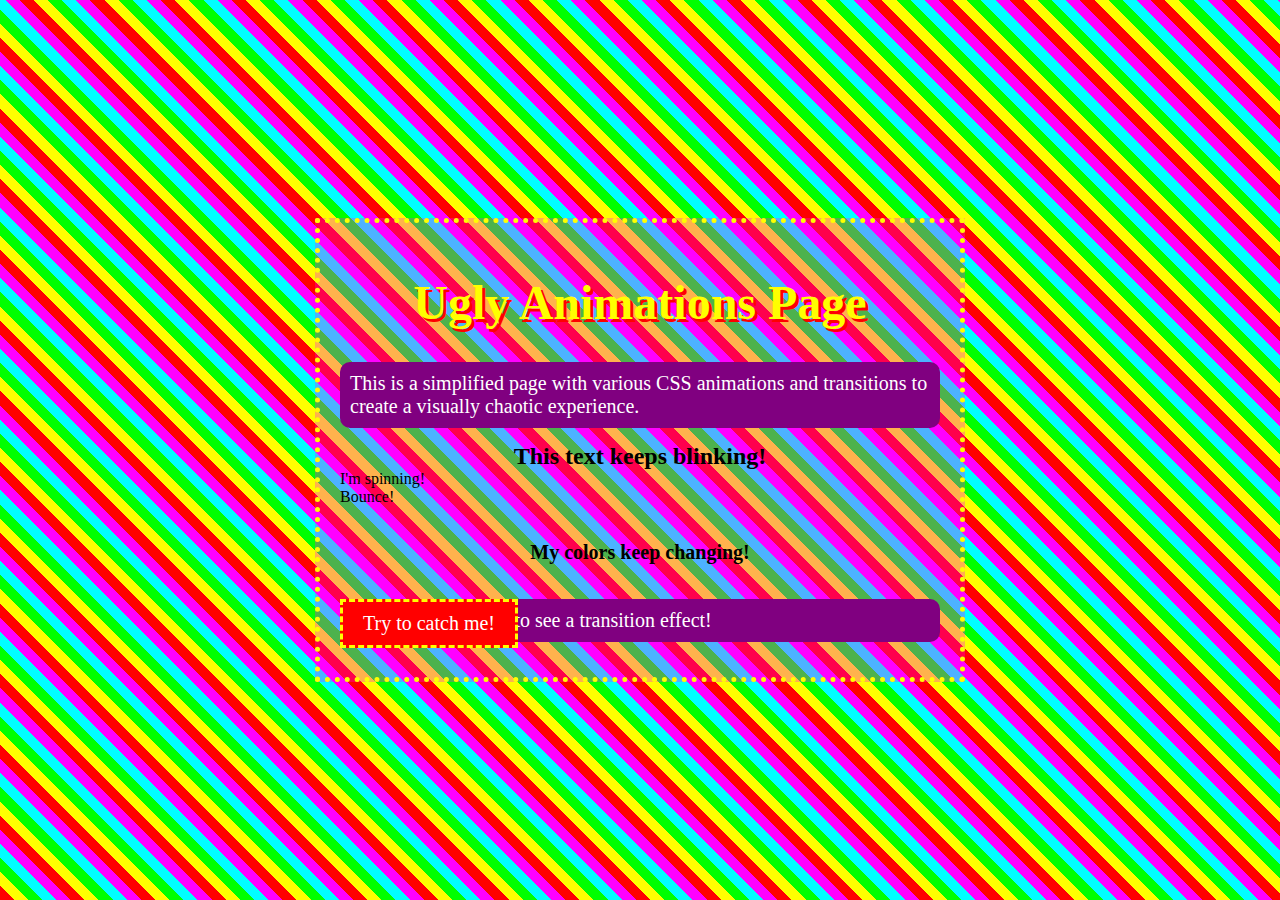
<file: uglysite.html>
<!DOCTYPE html>
<html lang="en">
<head>
    <meta charset="UTF-8">
    <meta name="viewport" content="width=device-width, initial-scale=1.0">
    <title>Simple Ugly Page</title>
    <style>
        body {
            background: repeating-linear-gradient(
                45deg,
                red, red 10px,
                yellow 10px, yellow 20px,
                lime 20px, lime 30px,
                cyan 30px, cyan 40px,
                magenta 40px, magenta 50px
            );
            animation: stripeMove 0.5s infinite linear;
            height: 100vh;
            margin: 0;
            display: flex;
            align-items: center;
            justify-content: center;
            overflow: hidden;
        }

        @keyframes stripeMove {
            0% { background-position: 0 0; }
            100% { background-position: 50px 50px; }
        }

        h1 {
            color: yellow;
            text-shadow: 3px 3px 0 red;
            font-size: 3rem;
            text-align: center;
            animation: wobble 0.5s ease-in-out infinite alternate;
        }

        @keyframes wobble {
            0% { transform: rotate(-5deg); }
            100% { transform: rotate(5deg); }
        }

        .runaway-btn {
            position: absolute;
            background-color: red;
            color: white;
            font-size: 20px;
            padding: 10px 20px;
            border: 3px dashed yellow;
            cursor: pointer;
            animation: pulse 1s infinite alternate, moveButton 5s infinite alternate;
        }

        @keyframes pulse {
            0% { transform: scale(1); }
            100% { transform: scale(1.1); }
        }

        @keyframes moveButton {
            0% { top: 10%; left: 10%; }
            25% { top: 10%; left: 80%; }
            50% { top: 80%; left: 80%; }
            75% { top: 80%; left: 10%; }
            100% { top: 10%; left: 10%; }
        }

        .runaway-btn:hover {
            background-color: orange;
        }

        .container {
            max-width: 600px;
            margin: 0 auto;
            padding: 20px;
            background-color: rgba(255, 0, 255, 0.3);
            border: 5px dotted yellow;
        }

        p {
            font-size: 20px;
            color: white;
            background: purple;
            padding: 10px;
            margin: 15px 0;
            border-radius: 10px;
            animation: shake 0.5s infinite;
        }

        @keyframes shake {
            0%, 100% { transform: translateX(0); }
            25% { transform: translateX(5px); }
            75% { transform: translateX(-5px); }
        }

        p:hover {
            background: orange;
        }

        .blinker {
            font-size: 24px;
            text-align: center;
            font-weight: bold;
            animation: blink 0.5s infinite alternate;
        }

        @keyframes blink {
            0% { opacity: 0; }
            100% { opacity: 1; }
        }

        .color-changer {
            padding: 15px;
            margin: 20px auto;
            text-align: center;
            font-size: 20px;
            font-weight: bold;
            animation: colorChange 2s infinite;
        }

        @keyframes colorChange {
            0% { background-color: red; color: white; }
            33% { background-color: green; color: yellow; }
            66% { background-color: blue; color: orange; }
            100% { background-color: red; color: white; }
        }
    </style>
</head>
<body>
    <div class="container">
        <h1>Ugly Animations Page</h1>
        
        <p>This is a simplified page with various CSS animations and transitions to create a visually chaotic experience.</p>
        
        <div class="blinker">This text keeps blinking!</div>
        
        <div class="spinner">I'm spinning!</div>
        
        <div class="bouncer">Bounce!</div>
        
        <div class="color-changer">My colors keep changing!</div>
        
        <div class="runaway-btn">Try to catch me!</div>
        
        <p>Hover over this text to see a transition effect!</p>
    </div>
</body>
</html>
</file>
<file: style.css>
*{
    box-sizing: border-box;
    margin: 0;
    padding: 0;
}

body {
    font-family: 'Arial', sans-serif;
    background-color: #D4C7BA;
    color: #333;
}

.header {
    background-color: #C0B2A6;
    padding: 15px 0;
    border-bottom: 1px solid #d0c8bc;
    position: sticky;
    top: 0;
    z-index: 10;
    box-shadow: 0px 4px 12px rgba(17, 34, 17, 0.1);
}

.nav {
    display: flex;
    justify-content: space-between;
    align-items: center;
    max-width: 1200px;
    margin: 0 auto;
    padding: 0 20px;
    position: relative;
}

.logo {
    transition: transform 0.3s ease;
}

.logo:hover {
    transform: scale(1.1);
}


.menu-toggle {
    position: absolute;
    opacity: 0;
    cursor: pointer;
    height: 0;
    width: 0;
}

.nav-links {
    display: none;
}

.nav-links a {
    text-decoration: none;
    color: #333;
    font-size: 14px;
    transition: color 0.3s ease;
}

.nav-links a:hover {
    color: #6B5B4D;
}

.hamburger {
    display: block;
    cursor: pointer;
    z-index: 20;
}

.hamburger div {
    width: 25px;
    height: 3px;
    background-color: #333;
    margin: 5px 0;
    transition: all 0.3s ease;
}



.mobile-menu {
    position: fixed;
    top: 70px;
    left: 0;
    width: 100%;
    background-color: #C0B2A6;
    display: flex;
    flex-direction: column;
    align-items: center;
    padding: 20px 0;
    transform: translateY(-150%);
    transition: transform 0.5s ease-in-out;
    z-index: 9;
    box-shadow: 0px 4px 12px rgba(17, 34, 17, 0.1);
}


#menu-toggle:checked ~ .mobile-menu {
    transform: translateY(0);
}

.mobile-menu a {
    text-decoration: none;
    color: #333;
    margin: 10px 0;
    font-size: 16px;
    font-weight: bold;
    transition: color 0.3s ease;
}

.mobile-menu a:hover {
    color: #6B5B4D;
}

.hero {
    display: flex;
    flex-direction: column;
    max-width: 1200px;
    margin: 0 auto;
    padding: 20px;
}

.hero-image {
    width: 100%;
}

.hero-image img {
    width: 100%;
    border-radius: 5px;
}

.hero-text {
    padding: 20px 0;
    text-align: center;
}

.hero-text h1 {
    font-size: 28px;
    margin-bottom: 20px;
    animation: fadeInUp 1s ease-out;
}

@keyframes fadeInUp {
    from {
        opacity: 0;
        transform: translateY(20px);
    }
    to {
        opacity: 1;
        transform: translateY(0);
    }
}


.btn {
    background-color: #e8e2d9;
    color: #333;
    border: 1px solid #3c3935;
    padding: 8px 20px;
    border-radius: 3px;
    cursor: pointer;
    transition: all 0.3s ease;
}

.btn:hover {
    background-color: #AA998A;
    transform: translateY(-3px);
    box-shadow: 0 4px 8px rgba(0, 0, 0, 0.1);
}


.products-section {
    max-width: 1200px;
    margin: 0 auto;
    padding: 20px;
}

.products {
    display: flex;
    flex-direction: column;
    gap: 20px;
}

.product {
    flex: 1;
    text-align: center;
    background-color: #C0B2A6;
    border-radius: 5px;
    overflow: hidden;
    box-shadow: 0px 4px 12px rgba(17, 34, 17, 0.1);
    transition: transform 0.3s ease;
}

.product:hover {
    transform: translateY(-5px);
}

.product img {
    width: 100%;
    height: auto;
    border-radius: 5px 5px 0 0;
}

.price {
    display: inline-block;
    background-color: #d0c8bc;
    padding: 5px 15px;
    border-radius: 15px;
    margin: 10px 0;
}


.newsletter {
    max-width: 1200px;
    margin: 40px auto;
    padding: 20px;
    background-image: url("images/bouquet.jpg");
    background-size: cover;
    background-position: center;
    text-align: center;
    border-radius: 5px;
    height: auto;
    min-height: 200px;
    display: flex;
    flex-direction: column;
    justify-content: center;
}

.newsletter h3 {
    color: #fff;
    text-shadow: 1px 1px 3px rgba(0, 0, 0, 0.6);
    margin-bottom: 20px;
}

.newsletter form {
    display: flex;
    flex-direction: column;
    align-items: center;
    gap: 10px;
}

.newsletter input[type="email"] {
    padding: 10px;
    width: 90%;
    max-width: 300px;
    border: none;
    border-radius: 3px;
}


.testimonials {
    max-width: 1200px;
    margin: 40px auto;
    padding: 20px;
}

.testimonials h2 {
    text-align: center;
    margin-bottom: 20px;
    text-transform: capitalize;
}

.testimonial {
    margin-bottom: 20px;
    padding: 15px;
    background-color: #f5f2ed;
    border-radius: 5px;
    box-shadow: 0px 4px 12px rgba(17, 34, 17, 0.1);
}

.testimonial-header {
    display: flex;
    flex-direction: column;
    margin-bottom: 10px;
}

.stars {
    color: #f8c040;
    margin-top: 5px;
}


.footer {
    background-color: #AA998A;
    padding: 20px 0;
    border-top: 1px solid #d0c8bc;
    text-align: center;
}

.social-icons {
    display: flex;
    justify-content: center;
    gap: 15px;
    margin-bottom: 15px;
}

.social-icons a {
    transition: transform 0.3s ease;
}

.social-icons a:hover {
    transform: scale(1.2);
}

.footer-links a {
    text-decoration: none;
    color: #44443b;
    margin: 0 5px;
}


@media screen and (min-width: 744px) {
    .nav-links {
        display: flex;
        gap: 20px;
    }

    .hamburger {
        display: none;
    }

    .mobile-menu {
        display: none;
    }

    .hero {
        flex-direction: row;
        justify-content: space-between;
        align-items: center;
        padding: 40px 20px;
    }

    .hero-image {
        flex: 1;
    }

    .hero-text {
        flex: 1;
        padding-left: 50px;
        text-align: right;
    }

    .hero-text h1 {
        font-size: 36px;
    }

    .products {
        flex-direction: row;
        flex-wrap: wrap;
    }

    .product {
        width: calc(50% - 10px);
    }

    .newsletter form {
        flex-direction: row;
        justify-content: center;
    }

    .testimonial-header {
        flex-direction: row;
        justify-content: space-between;
    }
}

@media screen and (min-width: 1024px) {
    .product {
        width: calc(33.33% - 14px);
    }
}
</file>
